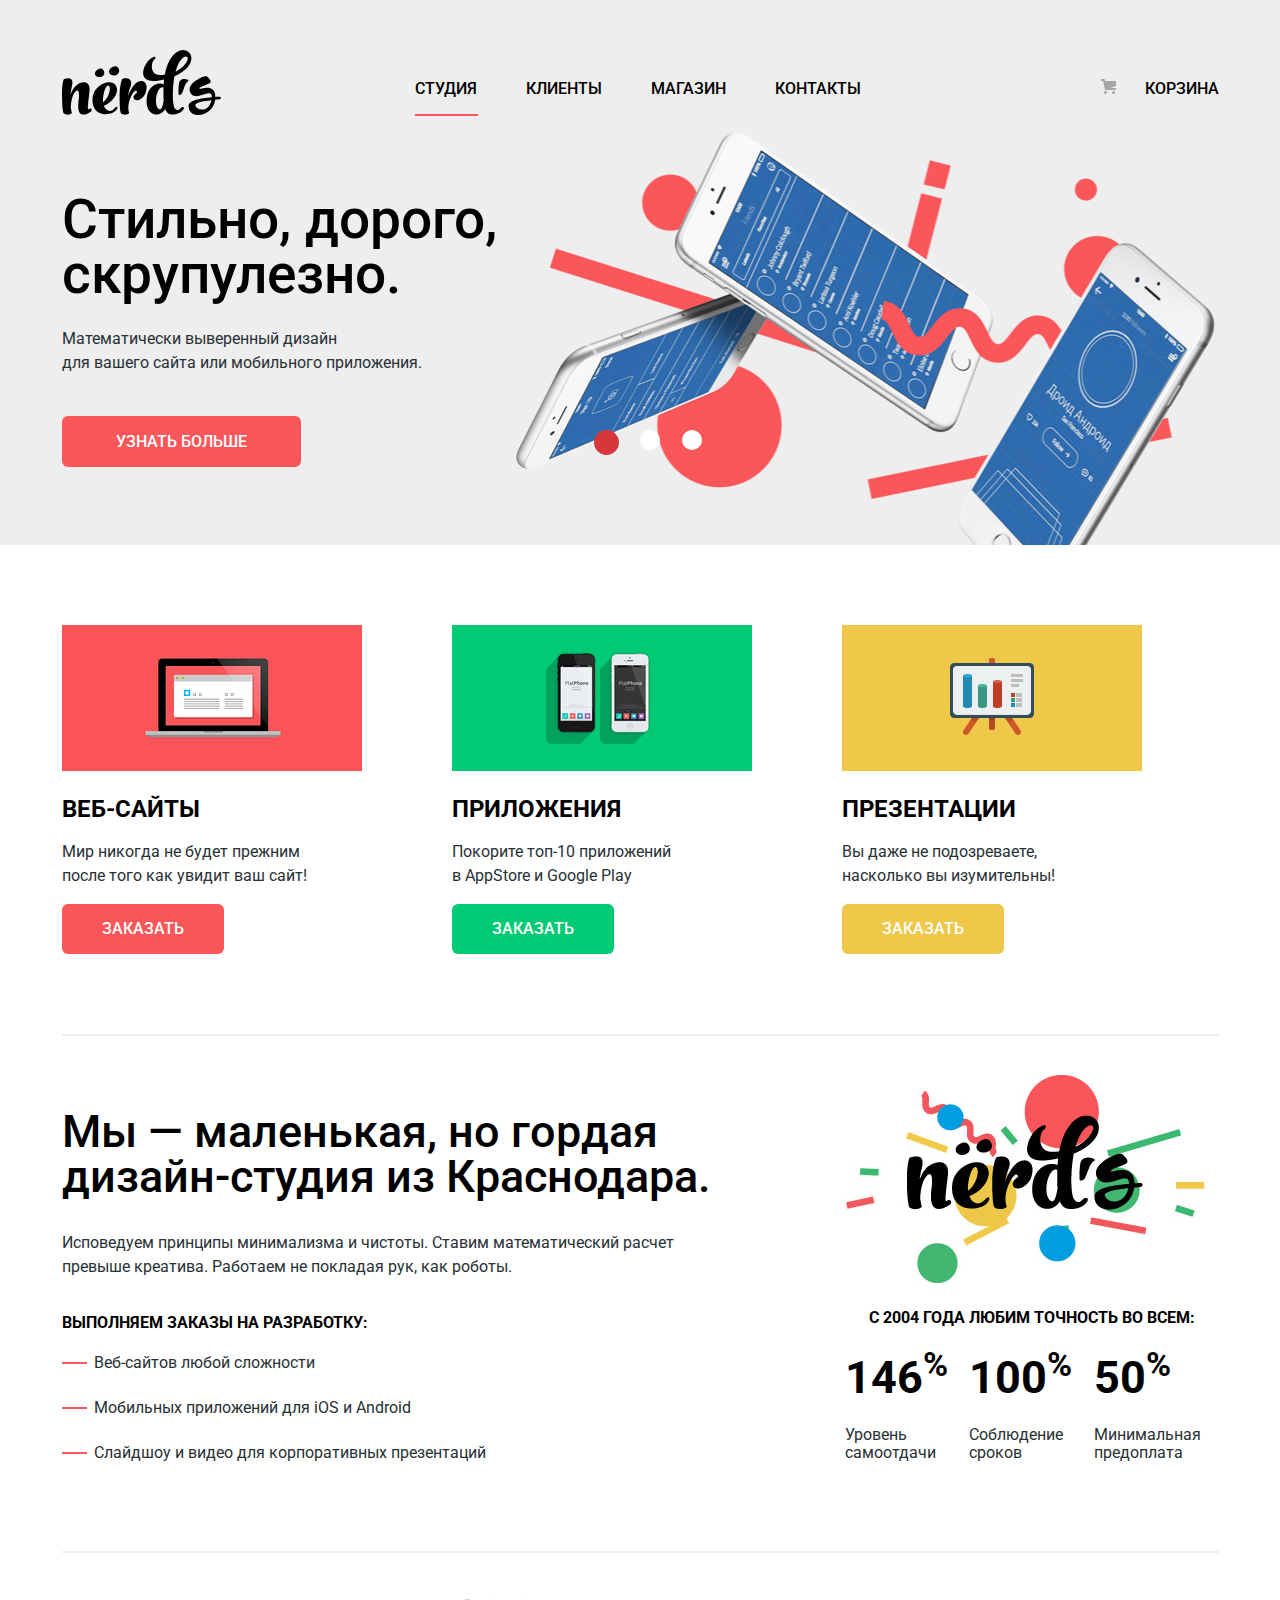
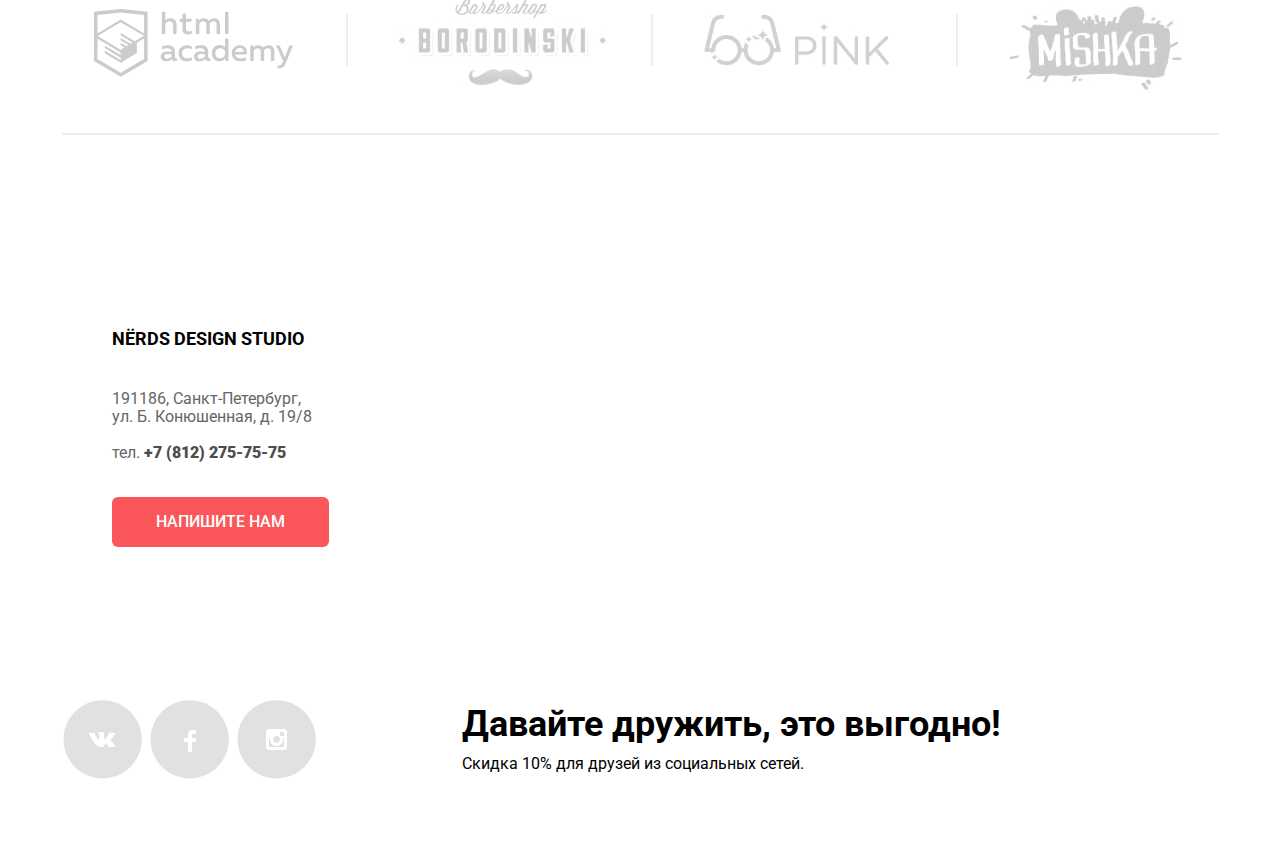
<file: index.html>
<!DOCTYPE html>
<html lang="ru" class="page">

<head>
  <title>Интернет магазин Nerds</title>
  <meta charset="utf-8">
  <meta property="og:url" content="https://graph1te.github.io/">
  <meta property="og:type" content="website">
  <meta property="og:title" content="Nerds design studio">
  <meta property="og:description" content="Математически выверенный дизайн
  для вашего сайта или мобильного приложения.">
  <meta property="og:image" content="https://graph1te.github.io/img/svg/nerds-logo.svg">
  <link rel="preconnect" href="https://fonts.gstatic.com">
  <link
    href="https://fonts.googleapis.com/css2?family=Roboto:ital,wght@0,100;0,300;0,400;0,500;0,700;0,900;1,100;1,300;1,400;1,500;1,700;1,900&display=swap"
    rel="stylesheet">
  <link rel="stylesheet" href="css/normalize.css">
  <link rel="stylesheet" href="css/style.css">
</head>

<body class="page-body">
  <header class="main-header">
    <nav class="main-navigation">
      <div class="main-navigation-wrapper">
        <div class="logo">
          <a class="main-header-logo" href="index.html"><img src="img/svg/nerds-logo.svg" alt="Логотип Nerds"
              width="159.87px" height="65.02px"></a>
        </div>
        <ul class="site-navigation">
          <li class="current-index"><a href="index.html">Студия</a></li>
          <li><a href="#costumers">Клиенты</a></li>
          <li><a href="catalog.html">Магазин</a></li>
          <li><a href="#contacts">Контакты</a></li>
        </ul>
        <div class="cart">
          <a href="in-developing.html">Корзина</a>
        </div>
      </div>
    </nav>
    <div class="advantages">
      <section class="advantages-1 roflan">
        <div>
          <h2>Стильно, дорого, <br> скрупулезно.</h2>
          <p class="advantages-info">Математически выверенный дизайн <br> для вашего сайта или
            мобильного приложения.</p>
          <div class="more-inform"><a href="#more-info" class="button advantages-button" tabindex="0">Узнать больше</a>
          </div>
        </div>
      </section>
      <section class="advantages-2  modal-hidden roflan">
        <div>
          <h2>Любим математику <br> как никто другой.</h2>
          <p class="advantages-info">Никакого креатива, только математические формулы <br> для расчёта идеальных
            пропорций.</p>
          <div class="more-inform"><a href="#more-info" class="button advantages-button" tabindex="0">Узнать больше</a>
          </div>
        </div>
      </section>
      <section class="advantages-3 modal-hidden roflan">
        <div>
          <h2>Только ночь, <br> только хардкор.</h2>
          <p class="advantages-info">Работать днём, как все? Мы против этого. <br> Ближе к полуночи работа только
            начинается.
          </p>
          <div class="more-inform"><a href="#more-info" class="button advantages-button" tabindex="0">Узнать больше</a>
          </div>
        </div>
      </section>
      <div class="switcher">
        <button class="slider-button-1 slider-button active-slide" type="button"></button>
        <button class="slider-button-2 slider-button" type="button"></button>
        <button class="slider-button-3 slider-button" type="button"></button>
      </div>
    </div>
  </header>
  <main class="container">
    <h1 class="hidden">Интернет магазин Nerds</h1>
    <h2 class="hidden">Наши продукты</h2>
    <section class="products">
      <div>
        <img src="img/png/illustration-1%201.png" alt="" width="300" height="146">
        <h3 class="products-item">Веб-сайты</h3>
        <p class="products-info">Мир никогда не будет прежним <br> после того как увидит ваш
          сайт!</p>
        <button type="button" class="button products-button-web" tabindex="0" aria-label="Заказать">Заказать</button>
      </div>
      <div>
        <img src="img/png/illustration-2%201.png" alt="" width="300" height="146">
        <h3 class="products-item">Приложения</h3>
        <p class="products-info">Покорите топ-10 приложений <br> в AppStore и Google Play</p>
        <button type="button" class="button products-button-apps" tabindex="0" aria-label="Заказать">Заказать</button>
      </div>
      <div>
        <img src="img/png/illustration-3%201.png" alt="" width="300" height="146">
        <h3 class="products-item">Презентации</h3>
        <p class="products-info">Вы даже не подозреваете, <br> насколько вы изумительны!</p>
        <button type="button" class="button products-button-presentation" tabindex="0"
          aria-label="Заказать">Заказать</button>
      </div>
    </section>
    <h2 class="hidden">О нас</h2>
    <div class="line">
      <div class="information">
        <section class="about-us">
          <h2 id="more-info">Мы — маленькая, но гордая <br> дизайн-студия из Краснодара.
          </h2>
          <p class="about-us-info">Исповедуем принципы минимализма и чистоты. Ставим
            математический расчет <br> превыше
            креатива. Работаем
            не покладая рук, как роботы.</p>
        </section>
        <section class="features">
          <h3>Выполняем заказы на разработку:</h3>
          <ul id="costumers" class="features-list">
            <li class="features-list-item">Веб-сайтов любой сложности</li>
            <li class="features-list-item">Мобильных приложений для iOS и Android
            </li>
            <li class="features-list-item">Слайдшоу и видео для корпоративных
              презентаций</li>
          </ul>
        </section>
      </div>
      <section class="statistics">
        <img src="img/png/nerds-illustration 1.png" alt="" width="360" height="208">
        <h3>с 2004 года Любим точность во всем:</h3>
        <ul class="statistics-list">
          <div>
            <li class="statistics-list-item">146<sup>%</sup></li>
            <p class="statistics-list-item-info">Уровень <br> самоотдачи</p>
          </div>
          <div>
            <li class="statistics-list-item">100<sup>%</sup></li>
            <p class="statistics-list-item-info">Соблюдение <br> сроков</p>
          </div>
          <div>
            <li class="statistics-list-item">50<sup>%</sup></li>
            <p class="statistics-list-item-info">Минимальная <br> предоплата</p>
          </div>
        </ul>
      </section>
    </div>
    <section class="costumers">
      <h2 class="hidden">Клиенты</h2>
      <div class="costumer-item">
        <a href="https://htmlacademy.ru/courses" class="costumer-name pic-1"><img src="img/svg/logo-html-academiya.svg"
            alt="Html Academy logo" width="199" height="67.82"></a>
      </div>
      <div class="costumer-item">
        <a href="http://barbershop-borodinski.webflow.io/" class="costumer-name pic-2"><img
            src="img/jpg/logo barbershop.jpg" alt="Borodinski barbershop logo" width="209" height="90"></a>
      </div>
      <div class="costumer-item">
        <a href="https://hungryowl.github.io/pink/index.html" class="costumer-name pic-3"><img
            src="img/jpg/logo-pink.jpg" alt="Pink logo" width="185" height="52"></a>
      </div>
      <div class="costumer-item">
        <a href="http://kobrikov.com/mishka/" class="costumer-name pic-4"><img src="img/jpg/logo-mishka.jpg"
            alt="Mishka logo" width="173" height="84"></a>
      </div>
    </section>
  </main>
  <footer class="page-footer">
    <div class="info">
      <section class="contacts">
        <h2 id="contacts">NЁRDS DESIGN STUDIO</h2>
        <p>191186, Санкт-Петербург,<br>ул. Б. Конюшенная, д. 19/8 <br><br> тел. <a href="tel:+78122757575">+7 (812)
            275-75-75</a></p>
        <div class="cont-button"><button type="button" class="button contacts-button">Напишите нам</button></div>
      </section>
    </div>
    <figure class="map">
      <iframe src="https://snazzymaps.com/embed/3263" style="border:none;" height="416px" width="100%"
        title="Офис компании по адресу ул. Большая Конюшенная 19/8, Санкт-Петербург"></iframe>
    </figure>
    <div class="modal modal-hidden">
      <h2>Напишите нам</h2>
      <div class="modal-window">
        <form action="https://echo.htmlacademy.ru" method="post" target="_blank">
          <div class="user">
            <div class="user-name">
              <div class="user-name_input">
                <label for="user_name">Ваше имя:</label>
                <textarea name="name" id="user_name" placeholder="Имя Фамилия" required></textarea>
              </div>
            </div>
            <div class="user-email">
              <div class="user-email_input">
                <label for="email">Ваш email:</label>
                <textarea name="email" id="email" placeholder="email@example.com" required></textarea>
              </div>
            </div>
          </div>
          <div class="user-text">
            <div class="user-text_input">
              <label for="text-letter">Текст письма:</label>
              <textarea name="text-of-letter" id="text-letter" placeholder="В свободной форме" required></textarea>
            </div>
          </div>
          <button type="submit" class="button modal-button">Отправить</button>
          <button class="modal-close" type="button" tabindex="0"></button>
        </form>
      </div>
    </div>
    <div class="modal modal-hidden modal-web">
      <h2>Напишите нам</h2>
      <div class="modal-window">
        <form action="https://echo.htmlacademy.ru" method="post" target="_blank">
          <div class="user">
            <div class="user-name">
              <div class="user-name_input">
                <label for="user_name">Ваше имя:</label>
                <textarea name="nameWeb" id="user_name" placeholder="Имя Фамилия" required autofocus></textarea>
              </div>
            </div>
            <div class="user-email">
              <div class="user-email_input">
                <label for="email">Ваш email:</label>
                <textarea name="emailWeb" id="email" placeholder="email@example.com" required></textarea>
              </div>
            </div>
          </div>
          <div class="user-text">
            <div class="user-text_input">
              <label for="text-letter">Текст письма:</label>
              <textarea name="text-of-letter" id="text-letter" required readonly>Хочу заказать веб-сайт! </textarea>
            </div>
          </div>
          <button type="submit" class="button modal-button modal-button-web">Отправить</button>
          <button class="modal-close modal-close-web" type="button" tabindex="0"></button>
        </form>
      </div>
    </div>
    <div class="modal modal-hidden modal-app">
      <h2>Напишите нам</h2>
      <div class="modal-window">
        <form action="https://echo.htmlacademy.ru" method="post" target="_blank">
          <div class="user">
            <div class="user-name">
              <div class="user-name_input">
                <label for="user_name">Ваше имя:</label>
                <textarea name="nameApp" id="user_name" placeholder="Имя Фамилия" required autofocus></textarea>
              </div>
            </div>
            <div class="user-email">
              <div class="user-email_input">
                <label for="email">Ваш email:</label>
                <textarea name="emailApp" id="email" placeholder="email@example.com" required></textarea>
              </div>
            </div>
          </div>
          <div class="user-text">
            <div class="user-text_input">
              <label for="text-letter">Текст письма:</label>
              <textarea name="text-of-letter" id="text-letter" placeholder="В свободной форме" required
                readonly>Хочу заказать приложение! </textarea>
            </div>
          </div>
          <button type="submit" class="button modal-button modal-button-green">Отправить</button>
          <button class="modal-close modal-close-app" type="button" tabindex="0"></button>
        </form>
      </div>
    </div>
    <div class="modal modal-hidden modal-presentation">
      <h2>Напишите нам</h2>
      <div class="modal-window">
        <form action="https://echo.htmlacademy.ru" method="post" target="_blank">
          <div class="user">
            <div class="user-name">
              <div class="user-name_input">
                <label for="user_name">Ваше имя:</label>
                <textarea name="namePr" id="user_name" placeholder="Имя Фамилия" required autofocus></textarea>
              </div>
            </div>
            <div class="user-email">
              <div class="user-email_input">
                <label for="email">Ваш email:</label>
                <textarea name="emailPr" id="email" placeholder="email@example.com" required></textarea>
              </div>
            </div>
          </div>
          <div class="user-text">
            <div class="user-text_input">
              <label for="text-letter">Текст письма:</label>
              <textarea name="text-of-letter" id="text-letter" placeholder="В свободной форме" required
                readonly>Хочу заказать презентацию! </textarea>
            </div>
          </div>
          <button type="submit" class="button modal-button modal-button-yellow">Отправить</button>
          <button class="modal-close modal-close-presentation" type="button" tabindex="0"></button>
        </form>
      </div>
    </div>
    </div>

    <section class="links">
      <div class="links-logo">
        <a href="https://vk.com/ndwmnt" class="links-link">
          <div class="links-logo-vk" aria-label="Ссылка вк"></div>
        </a>
        <a href="https://www.facebook.com/people/%D0%95%D0%B3%D0%BE%D1%80-%D0%90%D0%BD%D0%B4%D0%B5%D1%80%D1%81/100026988619977"
          class="links-link">
          <div class="links-logo-fb" aria-label="Ссылка фейсбук"></div>
        </a>
        <a href="https://www.instagram.com/_ndwmnt_" class="links-link">
          <div class="links-logo-insta" aria-label="Ссылка инстаграм"></div>
        </a>
      </div>
      <div class="links-text">
        <h2>Давайте дружить, это выгодно!</h2>
        <p>Скидка 10% для друзей из социальных сетей.</p>
      </div>
    </section>
  </footer>
  <script src="js/script.js"></script>
</body>

</html>
</file>
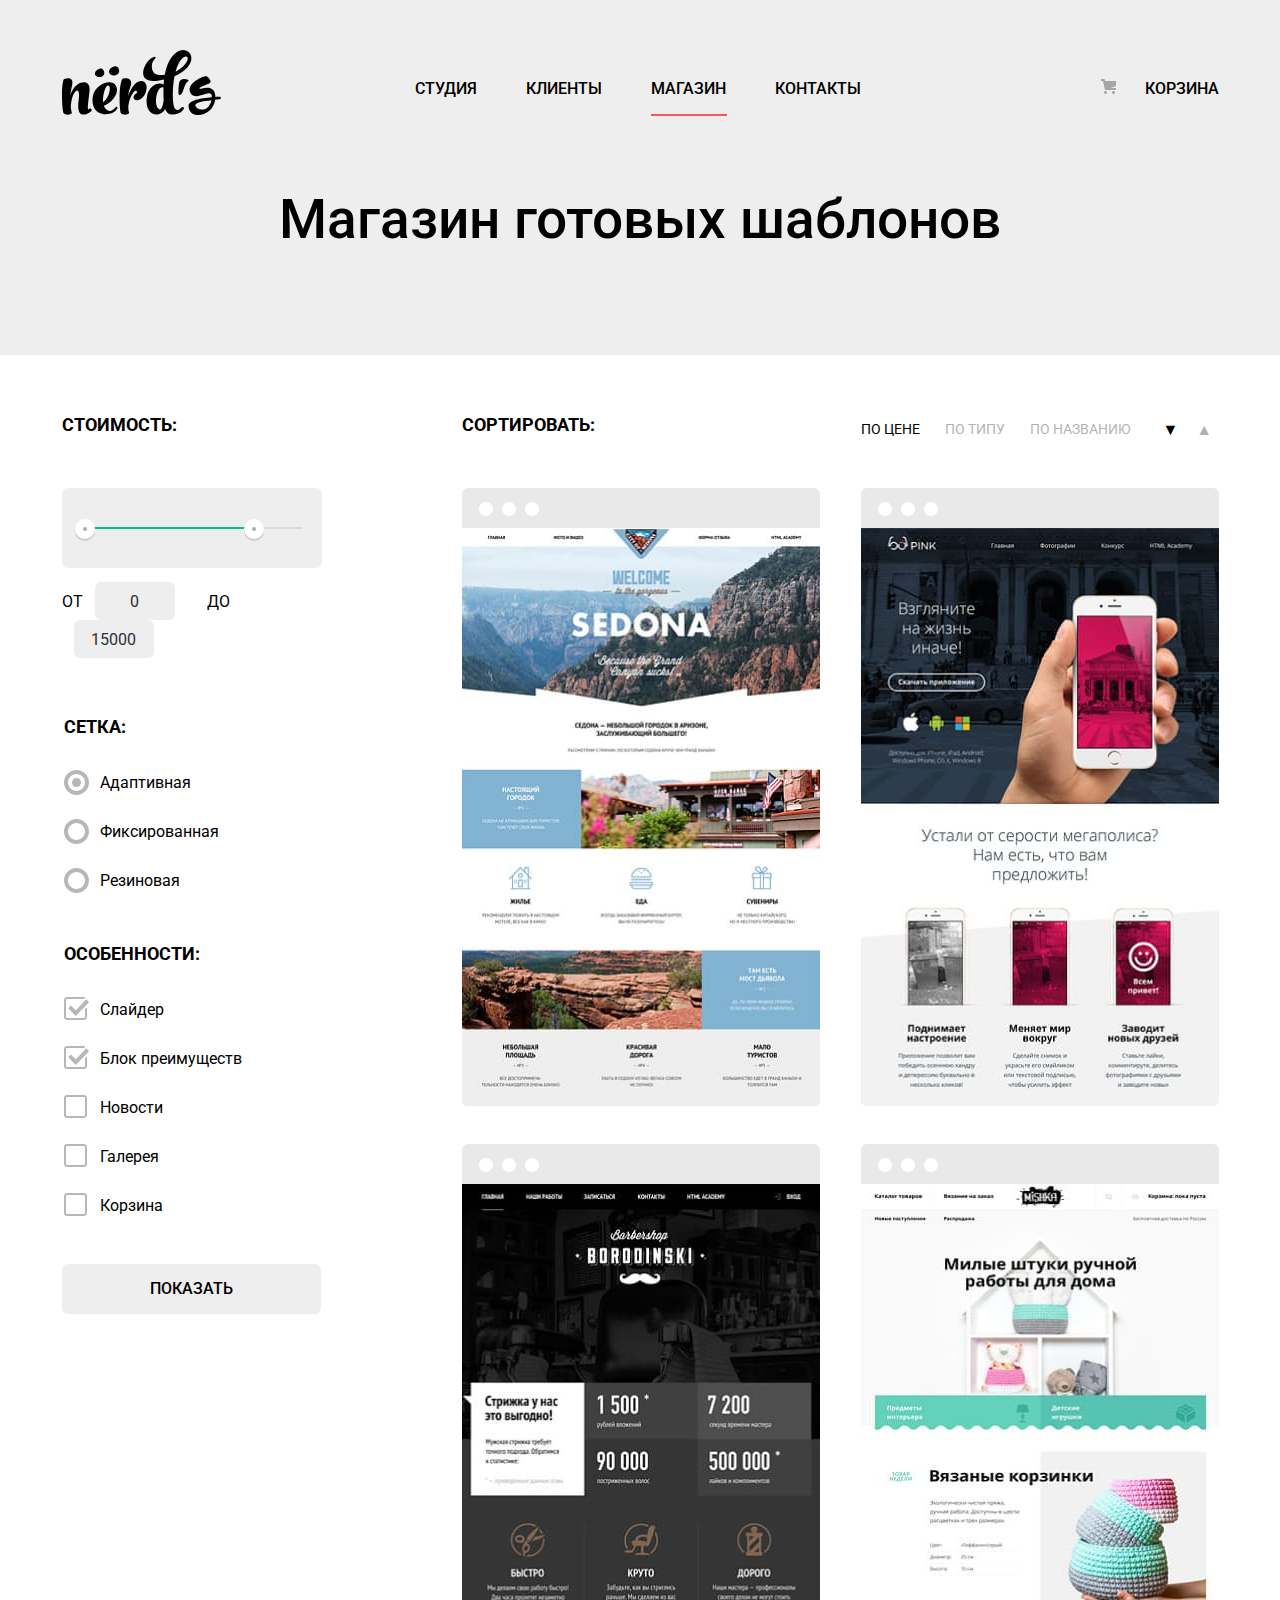
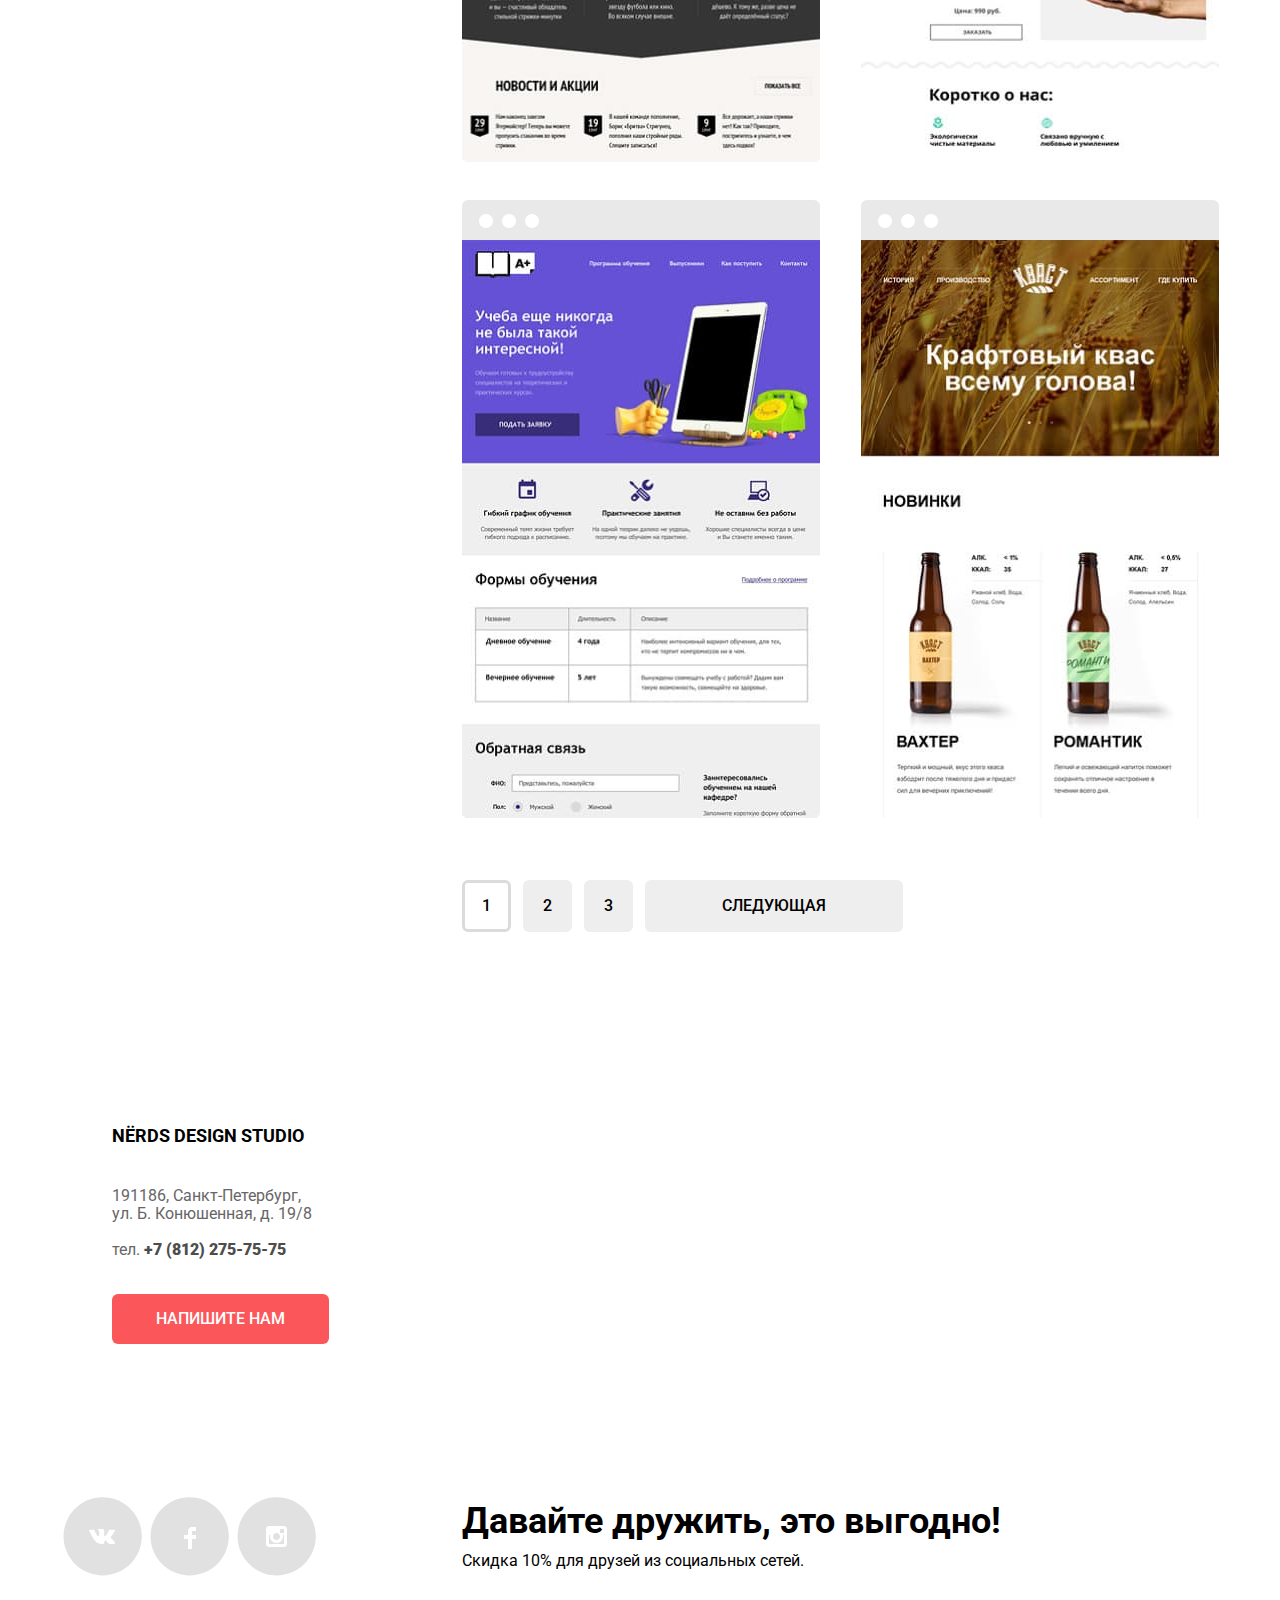
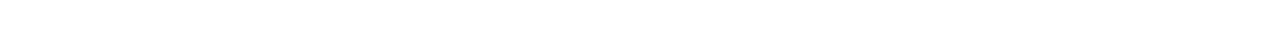
<file: catalog.html>
<!DOCTYPE html>
<html lang="ru" class="page">

<head>
  <title>Магазин готовых шаблонов</title>
  <meta charset="utf-8">
  <meta property="og:url" content="https://graph1te.github.io/">
  <meta property="og:type" content="website">
  <meta property="og:title" content="Nerds design studio">
  <meta property="og:description" content="Математически выверенный дизайн
  для вашего сайта или мобильного приложения.">
  <meta property="og:image" content="https://graph1te.github.io/img/svg/nerds-logo.svg">
  <link rel="preconnect" href="https://fonts.gstatic.com">
  <link
    href="https://fonts.googleapis.com/css2?family=Roboto:ital,wght@0,100;0,300;0,400;0,500;0,700;0,900;1,100;1,300;1,400;1,500;1,700;1,900&display=swap"
    rel="stylesheet">
  <link rel="stylesheet" href="css/normalize.css">
  <link rel="stylesheet" href="css/style.css">
</head>

<body class="page-body">
  <header class="main-header header-shop">
    <nav class="main-navigation">
      <div class="main-navigation-wrapper">
        <div class="logo">
          <a class="main-header-logo" href="index.html"><img src="img/svg/nerds-logo.svg" alt="Логотип Nerds"
              width="159.87px" height="65.02px"></a>
        </div>
        <ul class="site-navigation">
          <li><a href="index.html">Студия</a></li>
          <li><a href="index.html #costumers">Клиенты</a></li>
          <li class="current-catalog"><a href="catalog.html">Магазин</a></li>
          <li><a href="#contacts">Контакты</a></li>
        </ul>
        <div class="cart">
          <a href="in-developing.html">Корзина</a>
        </div>
      </div>
    </nav>
    <div class="headline">
      <h1>Магазин готовых шаблонов</h1>
    </div>
  </header>
  <main class="container shop-main">
    <aside class="filter">
      <form method="get" action="https://echo.htmlacademy.ru" target="_blank">
        <fieldset class="filter_cost">
          <legend class="filter_headline-cost">Стоимость:</legend>
          <div class="range-filter">
            <div class="cost-range">
              <div class="range-controls">
                <div class="scale">
                  <div class="bar" style="
                    width: 80%;
                    margin-left: 0%;
                    "></div>
                </div>
                <div class="toggle toggle-min" tabindex="0" style="
                  left: 5%;
                "></div>
                <div class="toggle toggle-max" tabindex="0" style="
                  left: 70%;
                "></div>
              </div>
            </div>
            <div class="cost">
              <span class="cost-item"><label>ОТ<input type="number" min="0" max="15000" value="0"
                    class="filter_number"></label></span>
              <span class="cost-item"></span><label>ДО<input type="number" min="0" max="15000" value="15000"
                  class="filter_number"></label></span>
            </div>
          </div>
        </fieldset>
        <fieldset class="filter_grid">
          <legend class="filter_headline" tabindex="0">Сетка:</legend>
          <span class="filter_container-grid">
            <input type="radio" name="radio-filter" tabindex="0" class="filter_text hidden" id="adaptive" value="Адаптивная" checked>
            <label class="filter-item filter-item_radio" for="adaptive">
              <div class="label-text">Адаптивная</div>
            </label>
          </span>
          <span class="filter_container-grid">
            <input type="radio" name="radio-filter" tabindex="0" class="filter_text hidden" id="fixed" value="Фиксированная">
            <label class="filter-item filter-item_radio" for="fixed">
              <div class="label-text">Фиксированная</div>
            </label>
          </span>
          <span class="filter_container-grid">
            <input type="radio" name="radio-filter" tabindex="0" class="filter_text hidden" id="flexed" value="Резиновая">
            <label class="filter-item filter-item_radio" for="flexed">
              <div class="label-text">Резиновая</div>
            </label>
          </span>
        </fieldset>
        <fieldset class="filter_benefits">
          <legend class="filter_headline">Особенности:</legend>
          <span class="filter_container-ben">
            <input type="checkbox" name="Слайдер" class="filter_text hidden" id="slider"  checked>
            <label class="filter-item filter-item_checkbox" for="slider">
              <div class="label-text">Слайдер</div>
            </label>
          </span>
          <span class="filter_container-ben">
            <input type="checkbox" name="Блок преимуществ" class="filter_text hidden" id="advantages_block" checked>
            <label class="filter-item filter-item_checkbox" for="advantages_block">
              <div class="label-text">Блок преимуществ</div>
            </label></span>
          <span class="filter_container-ben">
            <input type="checkbox" name="Новости" class="filter_text hidden" id="news">
            <label class="filter-item filter-item_checkbox" for="news">
              <div class="label-text">Новости</div>
            </label>
          </span>
          <span class="filter_container-ben">
            <input type="checkbox" name="Галерея" class="filter_text hidden" id="gallery">
            <label class="filter-item filter-item_checkbox" for="gallery">
              <div class="label-text">Галерея</div>
            </label>
          </span>
          <span class="filter_container-ben">
            <input type="checkbox" name="Корзина" class="filter_text hidden" id="trashbox">
            <label class="filter-item filter-item_checkbox" for="trashbox">
              <div class="label-text">Корзина</div>
            </label>
          </span>
        </fieldset>
        <button type="submit" class="button show">Показать</button>
      </form>
    </aside>
    <div class="content">
      <section class="shop_navigation">
        <div class="shop_navigation_headline">
          <h2>Сортировать:</h2>
        </div>
        <div class="shop_navigation_atributes">
          <div class="atributes_item active-item">
            <a href="#">По цене</a>
          </div>
          <div class="atributes_item">
            <a href="#">По типу</a>
          </div>
          <div class="atributes_item">
            <a href="#">По названию</a>
          </div>
        </div>
        <div class="atributes_item_button">
          <button type="button" class="triangles_button active-item">&#9660;</button>
          <button type="button" class="triangles_button">&#9650;</button>
        </div>
      </section>
      <section class="goods">
        <div class="good_item">
          <img src="img/catalog/print-sedona.jpg" alt="скриншот сайта Седона" width="358" height="578">
          <div class="buy">
            <h2>Sedona</h2>
            <p>Информационный сайт <br> для туристов</p>
            <button type="button" class="button buy-button">14 990 ₽</button>
          </div>
        </div>
        <div class="good_item"><img src="img/catalog/print-pink.jpg" alt="скриншот сайта Pink" width="358" height="578">
          <div class="buy">
            <h2>pink</h2>
            <p>Лендинг приложения <br> для iOS и Android</p>
            <button type="button" class="button buy-button">14 990 ₽</button>
          </div>
        </div>
        <div class="good_item"><img src="img/catalog/print-barbershop.jpg" alt="скриншот сайта барбершопа Бородинский"
            width="358" height="578">
          <div class="buy">
            <h2>BARBERSHOP</h2>
            <p>Салон красоты <br> для брутальных мужчин</p>
            <button type="button" class="button buy-button">13 900 ₽</button>
          </div>
        </div>
        <div class="good_item"><img src="img/catalog/print-mishka.jpg" alt="скриншот сайта Мишка" width="358"
            height="578">
          <div class="buy">
            <h2>MISHKA</h2>
            <p>Интернет магазин <br> вязаных игрушек</p>
            <button type="button" class="button buy-button">11 900 ₽</button>
          </div>
        </div>
        <div class="good_item"><img src="img/catalog/print-a%20plus.jpg" alt="скриншот сайта A-plus" width="358"
            height="578">
          <div class="buy">
            <h2>A-PLUS</h2>
            <p>Лендинг курсов <br> повышения квалификации</p>
            <button type="button" class="button buy-button">9 900 ₽</button>
          </div>
        </div>
        <div class="good_item"><img src="img/catalog/print-kvast.jpg" alt="скриншот сайта Кваст" width="358"
            height="578">
          <div class="buy">
            <h2>Кваст</h2>
            <p>Сайт производителя <br> крафтового кваса</p>
            <button type="button" class="button buy-button">8 900 ₽</button>
          </div>
        </div>
      </section>
      <section class="pagination">
        <button type="button" class="button page_number_active">1</button>
        <button type="button" class="button page_number">2</button>
        <button type="button" class="button page_number">3</button>
        <button type="button" class="button page_number number-next">Следующая</button>
      </section>
    </div>
  </main>
  <footer class="page-footer">
    <div class="info">
      <section class="contacts">
        <h2 id="contacts">NЁRDS DESIGN STUDIO</h2>
        <p>191186, Санкт-Петербург,<br>ул. Б. Конюшенная, д. 19/8 <br><br> тел. <a href="tel:+78122757575">+7 (812)
            275-75-75</a></p>
        <div class="cont-button"><button type="button" class="button contacts-button">Напишите нам</button></div>
      </section>
    </div>
    <figure class="map">
      <iframe src="https://snazzymaps.com/embed/3263" style="border:none;" height="416px" width="100%"
        title="Офис компании по адресу ул. Большая Конюшенная 19/8, Санкт-Петербург"></iframe>
    </figure>
    <section class="links">
      <div class="links-logo">
        <a href="https://vk.com/ndwmnt" class="links-link">
          <div class="links-logo-vk" aria-label="Ссылка вк"></div>
        </a>
        <a href="https://www.facebook.com/people/%D0%95%D0%B3%D0%BE%D1%80-%D0%90%D0%BD%D0%B4%D0%B5%D1%80%D1%81/100026988619977"
          class="links-link">
          <div class="links-logo-fb" aria-label="Ссылка фейсбук"></div>
        </a>
        <a href="https://www.instagram.com/_ndwmnt_" class="links-link">
          <div class="links-logo-insta" aria-label="Ссылка инстаграм"></div>
        </a>
      </div>
      <div class="links-text">
        <h2>Давайте дружить, это выгодно!</h2>
        <p>Скидка 10% для друзей из социальных сетей.</p>
      </div>
    </section>
  </footer>
</body>

</html>
</file>
<file: css/style.css>
/* Variables */
:root {
  --basic-header: #EEEEEE;
  --basic-grey-darker: #666666;
  --basic-grey-main-background: #888888;
  --basic-grey-gradient: 0deg, #E1E1E1, #E1E1E1, #FFFFFF;
  --basic-black: #000000;
  --basic-black-lighter: #444444;
  --basic-black-darker: #283136;
  --basic-white: #FFFFFF;
  --basic-bag: #A6A6A6;
  --basic-radio: #4D4D4D;
  --basic-light-green: #00CA74;
  --basic-green: #00BC6C;
  --basic-dark-green: #00AA62;
  --basic-light-yellow: #EFC84A;
  --basic-yellow: #EAB534;
  --basic-dark-yellow: #E5A722;
  --basic-light-red: #FB565A;
  --basic-red: #E74246;
  --basic-dark-red: #D7373B;
  --special-red: #E74246;
  --special-grey-dark: #D5D5D5;
  --special-grey-light: #DFDFDF;
}

/* Global */
body {
  min-width: 1157px;
  margin: 0;
  padding: 0;
  font-family: "Roboto", Arial, sans-serif;
  font-weight: 400;
  font-size: 16px;
  line-height: 24px;
  color: var(--basic-black);
  background-color: var(--basic-white);
  background-repeat: no-repeat;
  background-position: top center;

}

@keyframes bounce {
  0% {
    transform: translateY(-2000px);
  }

  70% {
    transform: translateY(30px);
  }

  90% {
    transform: translateY(-10px);
  }

  100% {
    transform: translateY(0);
  }
}
@keyframes rofl {
  0% {
    transform: translateX(-2000px);
  }

  70% {
    transform: translateX(30px);
  }
  100% {
    transform: translateX(0);
  }
}

a {
  text-decoration: none;
}

img {
  max-width: 100%;
  height: auto;
}


.hidden {
  position: absolute;
  clip: rect(0 0 0 0);
  width: 1px;
  height: 1px;
  margin: -1px;
}

/* Grid */
.page {
  height: 100%;
}

.container {
  width: 1157px;
  margin: 0 auto;
  padding: 0;
}

.page-body {
  min-height: 100%;
  display: grid;
  grid-template-rows: min-content 1fr min-content;
  align-content: start;
}

/* Main header */
.main-header {
  background-color: var(--basic-header);
}

.logo {
  height: 65px;
  width: 160px;
}

/* Main navigation */
.site-navigation,
.cart {
  font-family: Roboto;
  font-style: normal;
  font-weight: 500;
  font-size: 16px;
  line-height: 30px;
  list-style: none;
  margin: 0;
  padding: 0;
  text-transform: uppercase;
  color: var(--basic-black);
  background-color: var(--basic-header);
}

.main-navigation-wrapper {
  display: grid;
  grid-template-columns: min-content 1fr min-content;
  width: 1157px;
  margin: 0 auto;
  padding: 49px 0 0;

}

.site-navigation li {
  display: inline;
  margin-right: 45px;
}

.site-navigation,
.cart {
  padding-top: 25px;
}

.site-navigation a:hover,
.cart a:hover {
  color: var(--basic-light-red);
  background-color: var(--basic-header);
}

.site-navigation a:active,
.cart a:active {
  color: rgba(000, 000, 000, 0.3);
  background-color: var(--basic-header);
}

.site-navigation {
  text-align: center;
  vertical-align: top;
  background-color: var(--basic-header);
}

.cart {
  text-align: right;
  background-color: var(--basic-header);
  width: 120px;
}

.main-header-logo:focus {
  opacity: 0.5;
  background-color: var(--basic-header);
}

.site-navigation a,
.cart a {
  color: var(--basic-black);
  background-color: var(--basic-header);
}

.advantages {
  display: grid;
  width: 1157px;
  grid-template-columns: 1fr min-content;
  margin: 0 auto;
  position: relative;
}

.advantages-slider {
  width: 760px;
  height: 431px;
}

.pic-1 img {
  margin-top: 10px;
}

.pic-3 img {
  margin-top: 15px;
}

.pic-4 img {
  margin-top: 7px;
}

.cart::before {
  content: url(../img/svg/cart-icon.svg);
  padding-right: 24.84px;
}

/* Buttons */
.button {
  font-family: Roboto;
  font-weight: 500;
  font-size: 16px;
  line-height: 18px;
  text-align: center;
  text-transform: uppercase;
  color: var(--basic-white);
  box-shadow: none;
  border: none;
  transition: .2s;
  cursor: pointer;
  border-radius: 6px;
  outline: none;
}

.modal-button {
  padding: 16px 83px;
  background-color: var(--basic-light-red);
  color: var(--basic-white);
}

.modal-button:hover {
  background-color: var(--basic-red);
}

.modal-button:active {
  background-color: var(--basic-dark-red);
  color: rgba(255, 255, 255, 0.3);
  box-shadow: inset 0px 3px 0px rgba(0, 1, 1, 0.1);
}

.products-button-web {
  background-color: var(--basic-light-red);
  padding: 16px 40px;
}

.contacts-button {
  background-color: var(--basic-light-red);
  padding: 16px 44px;
}

.advantages-button {
  background-color: var(--basic-light-red);
  padding: 16px 54px;
}

.advantages-button:hover,
.products-button-web:hover,
.contacts-button:hover {
  background-color: var(--basic-red);
}

.advantages-button:active,
.products-button-web:active,
.contacts-button:active {
  background-color: var(--basic-dark-red);
  color: rgba(255, 255, 255, 0.3);
  box-shadow: inset 0px 3px 0px rgba(0, 1, 1, 0.1);

}

.products-button-apps, .modal-button-green{
  background-color: var(--basic-light-green);
  border-color: var(--basic-light-green);
  padding: 16px 40px;
}

.products-button-apps:hover, .modal-button-green:hover {
  background-color: var(--basic-green);
  ;
}

.products-button-apps:active, .modal-button-green:hover {
  background-color: var(--basic-dark-green);
  color: rgba(255, 255, 255, 0.3);
  box-shadow: inset 0px 3px 0px rgba(0, 1, 1, 0.1)
}

.products-button-presentation, .modal-button-yellow {
  background-color: var(--basic-light-yellow);
  padding: 16px 40px;
}

.products-button-presentation:hover, .modal-button-yellow:hover {
  background-color: var(--basic-yellow);
}

.products-button-presentation:active, .modal-button-yellow:active {
  background-color: var(--basic-dark-yellow);
  color: rgba(255, 255, 255, 0.3);
  box-shadow: inset 0px 3px 0px rgba(0, 1, 1, 0.1);
}

.modal-button-yellow, .modal-button-green {
  padding: 16px 83px;
  color: var(--basic-white);
}
/* Headlines */
.advantages h2 {
  font-weight: 500;
  font-size: 55px;
  line-height: 55px;
  color: var(--basic-black);
  margin-block-start: 78px;
  margin-block-end: 0;
}

.more-inform {
  width: 240px;
  height: 50px;
  margin-bottom: 65px;
}

.statistics h3,
.features h3 {
  font-weight: bold;
  text-transform: uppercase;
  font-size: 16px;
  line-height: 24px;
}

.statistics h3 {
  text-align: center;
}

.products-item {
  font-weight: bold;
  font-size: 24px;
  line-height: 30px;
  text-transform: uppercase;
  padding: 16px 25px 0 0;
  margin-block-start: 0;
  margin-block-end: 0;

}

.info {
  position: relative;
  width: 1157px;
  margin: 0 auto;
  z-index: 999;
}

.contacts {
  font-weight: bold;
  font-size: 18px;
  line-height: 30px;
  color: var(--basic-black);
  text-transform: uppercase;
  display: flex;
  flex-wrap: wrap;
  position: absolute;
  width: 319px;
  min-height: 308px;
  top: 140px;
  background-color: var(--basic-white);
}

.map {
  width: 100%;
  height: 416px;
}

.contacts h2 {
  font-size: 18px;
  line-height: 30px;
  text-align: left;
  margin: 49px auto 0 50px;
}

.links h2 {
  font-weight: bold;
  font-size: 36px;
  line-height: 36px;
  color: var(--basic-black);
}

.about-us h2 {
  font-weight: 500;
  font-size: 45px;
  line-height: 45px;
  margin-block-start: 34px;
  margin-block-end: 0;
}

.about-us-info {
  margin: 32px 0;
}

/* Text */
.advantages-info,
.products-info,
.about-us-info,
.features-list-item {
  font-weight: normal;
  color: var(--basic-black-darker);
  font-size: 16px;
  line-height: 24px;
}

.features-list-item {
  position: relative;
  padding-left: 32px;
  padding-bottom: 21px;
}

.advantages-1 {
  background-image: url(../img/png/nerds-index-slide1\ 1.png);
  background-position: 106% 0;
  background-repeat: no-repeat;
  transition: 1s;
}

.advantages-2 {
  background-image: url(../img/png/nerds-index-slide2\ 1\ \(1\).png);
  background-position: 100% 0;
  background-repeat: no-repeat;
}

.advantages-3 {
  background-image: url(../img/png/nerds-index-slide3\ 1.png);
  background-position: 100% 0;
  background-repeat: no-repeat;
}

.advantages-info {
  margin-block-start: 25px;
  margin-block-end: 55px;
}

.statistics-list-item-info {
  font-weight: normal;
  font-size: 16px;
  line-height: 18px;
  color: var(--basic-black-darker);

}

.statistics-list-item {
  font-weight: bold;
  font-size: 45px;
  line-height: 64px;
  color: var(--basic-black);
  list-style: none;
}

.features-list {
  list-style: none;
  margin: 0;
  padding: 0;
}

.features-list-item::before {
  position: absolute;
  transform: translateY(-50%);
  left: 0;
  top: 27%;
  content: '';
  width: 25px;
  height: 2px;
  background-color: var(--basic-light-red);
}


.contacts p {
  text-transform: none;
  font-weight: normal;
  font-size: 16px;
  line-height: 18px;
  color: var(--basic-grey-darker);
  text-align: left;
  margin: 0 auto 0 50px;
  margin-block-end: 0;
  padding: 0;
}

.links-logo {
  font-weight: normal;
  font-size: 16px;
  line-height: 22px;
  color: var(--basic-black-lighter);
}

.cont-button {
  margin: 0 50px;
}

/* Pictures */
.costumers img {
  opacity: 0.2;
}

.costumers img:hover {
  opacity: 1;

}

.costumers img:active {
  opacity: 0.1;
}

.contacts a {
  font-weight: 900;
  color: var(--basic-radio);
}

.products img {
  background-color: var(--basic-white);
}

.links {
  display: grid;
  grid-template-columns: min-content 1fr;
  width: 1157px;
  margin: 0 auto;
}

.links-text {
  padding: 45px 139px;
}

.links-text h2 {
  margin-block-end: 0;
}

.links-text p {
  margin: 10px 0;
}

.links-logo {
  background-color: var(--basic-white);
  width: 261px;
  height: 81px;
  display: grid;
  grid-template-columns: 1fr 1fr 1fr;
  padding: 68px 0;
}

.links-logo-vk {
  background-image: url(../img/svg/Group\ 12.svg);
  width: 81px;
  height: 81px;
}

.links-logo-vk:hover {
  background-image: url(../img/svg/vk\ hover.svg);
  width: 81px;
  height: 81px;
}

.links-logo-vk:active {
  background-image: url(../img/svg/vk\ active.svg);
  width: 81px;
  height: 81px;
}

.links-logo-fb {
  background-image: url(../img/svg/Group\ 13.svg);
  width: 81px;
  height: 81px;
}

.links-logo-fb:hover {
  background-image: url(../img/svg/fb\ hover.svg);
  width: 81px;
  height: 81px;
}

.links-logo-fb:active {
  background-image: url(../img/svg/fb\ active.svg);
  width: 81px;
  height: 81px;
}

.links-logo-insta {
  background-image: url(../img/svg/Group\ 14.svg);
  width: 81px;
  height: 81px;
}

.links-logo-insta:hover {
  background-image: url(../img/svg/insta\ hover.svg);
  width: 81px;
  height: 81px;
}

.links-logo-insta:active {
  background-image: url(../img/svg/insta\ active.svg);
  width: 81px;
  height: 81px;
}

.line {
  padding: 39px 0 65px 0;
  border-top: 2px solid var(--basic-header);
  display: grid;
  grid-template-columns: 1fr 374px;
  margin: 0 auto;
}

.costumers {
  display: flex;
  justify-content: space-between;
  padding: 46px 0px 44px 32px;
  border-top: 2px solid var(--basic-header);
  border-bottom: 2px solid var(--basic-header);
}

.products {
  display: grid;
  grid-template-columns: 1fr 1fr 1fr;
  column-gap: 14.34px;
  padding: 80px 0;
}


.statistics-list {
  display: grid;
  grid-template-columns: 1fr 1fr 1fr;
  margin: 0;
  padding: 0;
}

.costumer-item {
  width: 209px;
  height: 90px;
  position: relative;
}

.costumer-item:not(:last-child)::after {
  content: "";
  position: absolute;
  width: 2px;
  height: 52px;
  background-color: var(--basic-header);
  left: 252px;
  top: 15px;
}

/* .costumer-item a img::after {
  content: "";
  position: absolute;
  top: 20px;
  left: 278px;
  width: 2px;
  height: 52px;
  background-color: #eee;
} */
.map {
  margin-block-start: 80px;
  margin-block-end: 0;
  margin-inline-start: 0;
  margin-inline-end: 0;
}


/* Catalog */
.filter {
  min-width: 400px;
  max-width: 400px;

}

.headline {
  display: grid;
  grid-template-columns: 1fr;
  width: 1157px;
  margin: 0 auto;
  padding: 0;
  margin-top: 78px;
  margin-bottom: 108px;
}

.headline h1 {
  font-weight: 500;
  font-size: 55px;
  line-height: 55px;
  text-align: center;
  margin: 0;
}

.triangles_button {
  outline: none;
  border: 0;
  background: transparent;
  opacity: 0.3;
  padding: 0;
  padding-right: 18px;
  cursor: pointer;
}

.triangles_button:last-child {
  padding-right: 0;
}

.shop_navigation {
  text-transform: uppercase;
  color: var(--basic-black);
  display: flex;
  margin-bottom: 48px;
}

.shop_navigation h2 {
  font-weight: bold;
  font-size: 18px;
  line-height: 30px;
  margin: 0;
  padding: 0;
}

.shop_navigation a {
  font-size: 14px;
  line-height: 18px;
  opacity: 0.3;
  color: var(--basic-black);
  text-decoration: none;
}

.shop_navigation a:hover,
.triangles_button:hover {
  opacity: 0.6;
}

.shop_navigation a:active,
.triangles_button:active {
  opacity: 1;
}

.filter_headline {
  font-weight: bold;
  font-size: 18px;
  line-height: 30px;
  text-transform: uppercase;
  margin: 0;
  padding: 0;
  margin-bottom: 29px;
}

.filter-text {
  font-size: 16px;
  line-height: 19px;
  color: var(--basic-black-darker);
}

.show {
  padding: 16px 88px;
  color: var(--basic-black);
  background-color: var(--basic-header);
}

.show:hover {
  background-color: var(--special-grey-light);
}

.show:active {
  background-color: var(--special-grey-light);
  color: rgba(0, 1, 1, 0.1);
  box-shadow: inset 0px 3px 0px rgba(0, 1, 1, 0.1);
}

.page_number {
  color: var(--basic-black);
  background-color: var(--basic-header);
  padding: 17px 20px;
  margin: 0;
}

.page_number_active {
  color: var(--basic-black);
  background-color: var(--basic-white);
  padding: 14px 17px;
  margin: 0;
  border-radius: 6px;
  border: 3px solid #DBDBDB;
}

.number-next {
  padding: 17px 77px;
  margin: 0;
}

.page_number:hover,
.page_number_active:hover {
  background-color: var(--special-grey-light);
}

.page_number:active {
  color: rgba(0, 1, 1, 0.1);
  background-color: var(--special-grey-light);
  box-shadow: inset 0px 3px 0px rgba(0, 1, 1, 0.1);
}

.page_number_active:active {
  border: 0;
  padding: 17px 20px;
  color: rgba(0, 1, 1, 0.1);
  background-color: var(--special-grey-light);
  box-shadow: inset 0px 3px 0px rgba(0, 1, 1, 0.1);
}

fieldset {
  border: none;
}

.filter_number {
  font-family: "Roboto", Arial;
  background-color: var(--basic-header);
  font-size: 16px;
  line-height: 22px;
  border: none;
  text-transform: uppercase;
  width: 80px;
  height: 38px;
  padding: 0;
  margin: 0;
  margin-left: 12px;
  color: var(--basic-black-darker);
  text-align: center;
  border-radius: 6px;
}

input[type="number"]::-webkit-outer-spin-button,
input[type="number"]::-webkit-inner-spin-button {
  -webkit-appearance: none;
}

input[type='number'],
input[type="number"]:hover,
input[type="number"]:focus {
  appearance: none;
  -moz-appearance: textfield;
}

.filter_grid,
.filter_benefits {
  display: flex;
  flex-wrap: wrap;
  width: 260px;
  margin-bottom: 46px;
  padding: 0;
}

.filter_container-grid,
.filter_container-ben {
  padding: 0;
  margin: 0;
  padding-bottom: 25px;
  width: 160px;
  padding-left: 36px;
  position: relative;
}

.filter_container-grid:last-child {
  padding: 0;
  margin: 0;
  padding-left: 36px
}

.filter_container-ben:last-child {
  padding: 0;
  margin: 0;
  padding-left: 36px
}

.filter_cost {
  display: flex;
  flex-wrap: wrap;
  padding: 0;
  margin: 0;
  width: 260px;
}

.cost-range {
  background-color: var(--basic-header);
  height: 80px;
  width: 260px;
  margin-bottom: 14px;
  position: relative;
  border-radius: 6px;

}

.cost-range input {
  width: 200px;
  margin-top: 30px;
  margin-left: 30px;
}

.filter_headline-cost {
  font-weight: bold;
  font-size: 18px;
  line-height: 30px;
  text-transform: uppercase;
  margin: 0;
  padding: 0;
  margin-bottom: 48px;
}

.cost-item {
  margin: 0;
  padding: 0;
  margin-right: 14.3px;
}

.cost {
  margin-bottom: 54px;
}

.header-shop {
  margin-bottom: 55px;
}

.shop-main {
  display: flex;
}

.goods {
  display: flex;
  flex-wrap: wrap;
  min-height: 578px;
}

.good_item {
  z-index: 10000;
  margin-top: 40px;
  margin-right: 41px;
  margin-bottom: 31px;
  position: relative;
}

.good_item:nth-child(2n) {
  margin-right: 0;
  margin-bottom: 31px;
}

.good_item::before {
  content: "";
  position: absolute;
  width: 358px;
  height: 40px;
  top: -40px;
  border-top-left-radius: 6px;
  border-top-right-radius: 6px;
  background-color: var(--basic-radio);
  opacity: .12;
}

.good_item:hover::before {
  opacity: 1;
}

.good_item:hover {
  box-shadow: 0px 20px 40px rgba(0, 0, 0, 0.4);
}

.good_item::after {
  content: "";
  position: absolute;
  width: 80px;
  height: 20px;
  left: 16px;
  top: -26px;
  background-image: url(../img/svg/circles.svg);
  background-position: 0 0;
  background-repeat: no-repeat;
  opacity: 1;
}

.buy {
  box-shadow: inset 0px 4px 2px rgba(0, 0, 0, 0.4);
  opacity: 0;
  margin: 0;
  text-align: center;
  bottom: 0px;
  z-index: 0;
  position: absolute;
  width: 358px;
  height: 231px;
  background-color: var(--basic-header);
}

.buy h2 {
  cursor: pointer;
  font-weight: bold;
  font-size: 18px;
  line-height: 30px;
  padding-top: 26px;
  margin: 0;
  text-align: center;
  text-transform: uppercase;
}

.buy h2:hover {
  color: var(--basic-light-red);
}

.buy h2:active {
  opacity: 0.3;
}

.buy p {
  font-size: 16px;
  line-height: 18px;
  color: var(--basic-grey-darker);
  margin-bottom: 32px;
}

.buy-button {
  padding: 16px 72px;
  color: var(--basic-white);
  background-color: var(--basic-light-red);
}

.buy-button:hover {
  background-color: var(--basic-red);
}

.buy-button:active {
  background-color: var(--basic-dark-red);
  color: rgba(255, 255, 255, 0.3);
  box-shadow: inset 0px 3px 0px rgba(0, 1, 1, 0.1);
}

.good_item img:hover+.buy {
  opacity: 1;
}

.buy:hover {
  opacity: 1;
}

.pagination {
  width: 442px;
  margin-top: 24px;
  display: flex;
  justify-content: space-between;
}

.shop_navigation_headline {
  min-width: 399px;
}

.shop_navigation_atributes {
  display: flex;
  justify-content: space-between;
  font-size: 14px;
  line-height: 18px;
  margin-top: 10px;
}

.atributes_item {
  margin-right: 25px;
}

.atributes_item:last-child {
  margin-right: 32px;
}

.atributes_item_button {
  display: flex;
  margin-top: 10px;
}

.filter-item {
  position: relative;
  display: block;
  cursor: pointer;
  user-select: none;
}

.filter_container-grid input:not(:checked)+.filter-item_radio::before {
  content: "";
  position: absolute;
  top: -1px;
  left: -36px;
  width: 27px;
  height: 27px;
  background-image: url(../img/svg/radio-off.svg);
  background-position: 0 0;
  background-repeat: no-repeat;
  opacity: .4;
  -webkit-transition: .2s;
  transition: .2s;
  margin-right: 11px;
}

.filter_container-grid input:checked+.filter-item_radio::before {
  content: "";
  position: absolute;
  top: -1px;
  left: -36px;
  width: 27px;
  height: 27px;
  background-image: url(../img/svg/radio-on.svg);
  background-position: 0 0;
  background-repeat: no-repeat;
  opacity: .4;
  -webkit-transition: .2s;
  transition: .2s;
  margin-right: 11px;

}

.filter_container-ben input:not(:checked)+.filter-item_checkbox::before {
  content: "";
  position: absolute;
  top: -1px;
  left: -36px;
  width: 27px;
  height: 27px;
  background-image: url(../img/svg/checkbox-off.svg);
  background-position: 0 0;
  background-repeat: no-repeat;
  opacity: .4;
  -webkit-transition: .2s;
  transition: .2s;
}

.filter_container-ben input:checked+.filter-item_checkbox::before {
  content: "";
  position: absolute;
  top: -1px;
  left: -36px;
  width: 27px;
  height: 27px;
  background-image: url(../img/svg/checkbox-on.svg);
  background-position: 0 0;
  background-repeat: no-repeat;
  opacity: .4;
  -webkit-transition: .2s;
  transition: .2s;
}

.filter_container-ben input:checked+.filter-item_checkbox:hover::before,
.filter_container-ben input:not(:checked)+.filter-item_checkbox:hover::before,
.filter_container-grid input:checked+.filter-item_radio:hover::before,
.filter_container-grid input:not(:checked)+.filter-item_radio:hover::before {
  opacity: 1;
}



.filter_text {
  padding: 0;
  margin: 0;
  position: absolute;
  left: 0px;
  top: 5.5px;
}

.range-controls {
  padding-top: 39px;
  padding-left: 20px;
  padding-right: 20px;
}

.range-controls .scale {
  height: 2px;
  background: #D7DCDF;
}

.range-controls .bar {
  width: 70%;
  height: 2px;
  background: var(--basic-light-green);
}

.range-controls .toggle {
  width: 4px;
  height: 4px;
  padding: 0;
  border: 8px solid var(--basic-white);
  background-color: #ABABAB;
  border-radius: 50%;
  box-shadow: 0px 2px 1px rgba(0, 0, 0, 0.15);
  position: absolute;
  left: 0;
  top: 31px;
  cursor: pointer;
  outline: none;
}

.range-controls .toggle-min {
  left: 18px;
}

.range-controls .toggle-max {
  left: 160px;
}

.toggle:hover {
  width: 6px;
  height: 6px;
}

.active-item,
.active-item a {
  opacity: 1;
}

.current-index {
  position: relative;
}

.current-index::before {
  content: "";
  position: absolute;
  width: 63px;
  height: 2px;
  bottom: -18px;
  background-color: var(--basic-light-red);
}

.current-catalog {
  position: relative;
}

.current-catalog::before {
  content: "";
  position: absolute;
  width: 76px;
  height: 2px;
  bottom: -18px;
  background-color: var(--basic-light-red);
}

.modal {
  width: 960px;
  height: 590px;
  top: 0;
  bottom: 0;
  left: 0;
  right: 0;
  margin: auto;
  position: fixed;
  background-color: var(--basic-white);
  box-shadow: 0px 20px 40px rgba(0, 0, 0, 0.4);
  z-index: 9999999999;
  font-weight: bold;
  font-size: 16px;
  line-height: 18px;
  color: var(--basic-black);
  animation-name: bounce;
  animation-duration: 0.8s;
}

.modal-window {
  width: 760px;
  height: 353px;
  margin: 37px 100px 84px 100px;
}

.user {
  margin: 0;
  margin-bottom: 34px;
  padding: 0;
  width: 100%;
  height: 77px;
  display: flex;
  justify-content: space-between;
}

.modal h2 {
  font-weight: bold;
  font-size: 45px;
  line-height: 53px;
  margin: 0;
  padding: 0;
  padding-left: 100px;
  padding-top: 63px;
}

.user textarea {
  font-family: "Roboto", Arial, sans-serif;
  border: 2px solid #D7DCDE;
  border-color: var(--special-grey-dark);
  border-radius: 6px;
  padding: 16px 16px 8px 16px;
  width: 324px;
  height: 30px;
  resize: none;
  margin-top: 9px;
}

.user-text_input textarea {
  border: 2px solid #D7DCDE;
  border-color: var(--special-grey-dark);
  border-radius: 6px;
  padding: 16px 16px;
  width: 724px;
  height: 82px;
  resize: none;
  margin-top: 9px;
}

.user-text_input {
  margin-bottom: 47px;
}



.user-email_input {
  padding-left: 40px;
}

.modal-close {
  top: -405px;
  left: 475px;
  position: relative;
  width: 21px;
  height: 21px;
  background-color: transparent;
  cursor: pointer;
  border: 0;
  outline: none;

}

.modal-close::before {
  content: "";
  background-image: url(../img/svg/close-cross.svg);
  width: 21px;
  height: 21px;
  position: absolute;
  opacity: 0.3;

}

.modal-close:hover::before {
  opacity: 1;
  -moz-transform: rotate(-360deg);
  /* Для Firefox */
  -ms-transform: rotate(-360deg);
  /* Для IE */
  -webkit-transform: rotate(-360deg);
  /* Для Safari, Chrome, iOS */
  -o-transform: rotate(-360deg);
  /* Для Opera */
  transform: rotate(-360deg);
  -webkit-transition: all 0.3s;
  -moz-transition: all 0.3s;
  -o-transition: all 0.3s;
  transition: all 0.3s;
}

.modal-close:active::before {
  opacity: 0.1;
}


.modal textarea {
  border: 2px solid var(--basic-grey-main-background);
  opacity: 0.6;
  outline: none;
}

.modal textarea:hover {
  border: 2px solid var(--basic-grey-main-background);
  opacity: 1;
}

.modal textarea:focus {
  border: 2px solid black;
  opacity: 1;
}

.develop {
  background-color: var(--basic-header);
}

.switcher {
  position: absolute;
  left: 532px;
  bottom: 75px;
  width: 120px;
  height: 40px;
  display: flex;
  justify-content: space-between;
}

.slider-button {
  width: 20px;
  height: 20px;
  margin-right: 12px;
  background-color: #fff;
  border-radius: 50%;
  border: transparent;
  cursor: pointer;
}

.active-slide {
  bottom: 20px;
  width: 25px;
  height: 25px;
  background-color:var(--basic-dark-red);
}
.modal-hidden {
  display: none;
}

.slider-button {
  outline: none;
}

@keyframes shake {

  0%,
  100% {
    transform: translateX(0);
  }

  10%,
  30%,
  50%,
  70%,
  90% {
    transform: translateX(-10px);
  }

  20%,
  40%,
  60%,
  80% {
    transform: translateX(10px);
  }
}

.modal-error {
  animation-name: shake;
  animation-duration: 0.6s;
}

textarea[name=nameApp], textarea[name=emailApp] {
  color: var(--basic-dark-green);
}
textarea[name=namePr], textarea[name=emailPr] {
  color: var(--basic-dark-yellow);
}

textarea[name=nameWeb], textarea[name=emailWeb] {
  color: var(--basic-dark-red);
}

.modal-close-app::before {
  background-image: url(../img/svg/green-cross.svg);
}


.modal-close-presentation::before {
  background-image: url(../img/svg/yellow-cross.svg);
}

.roflan {
  animation-name: rofl;
  animation-duration: 0.8s;
}
</file>
